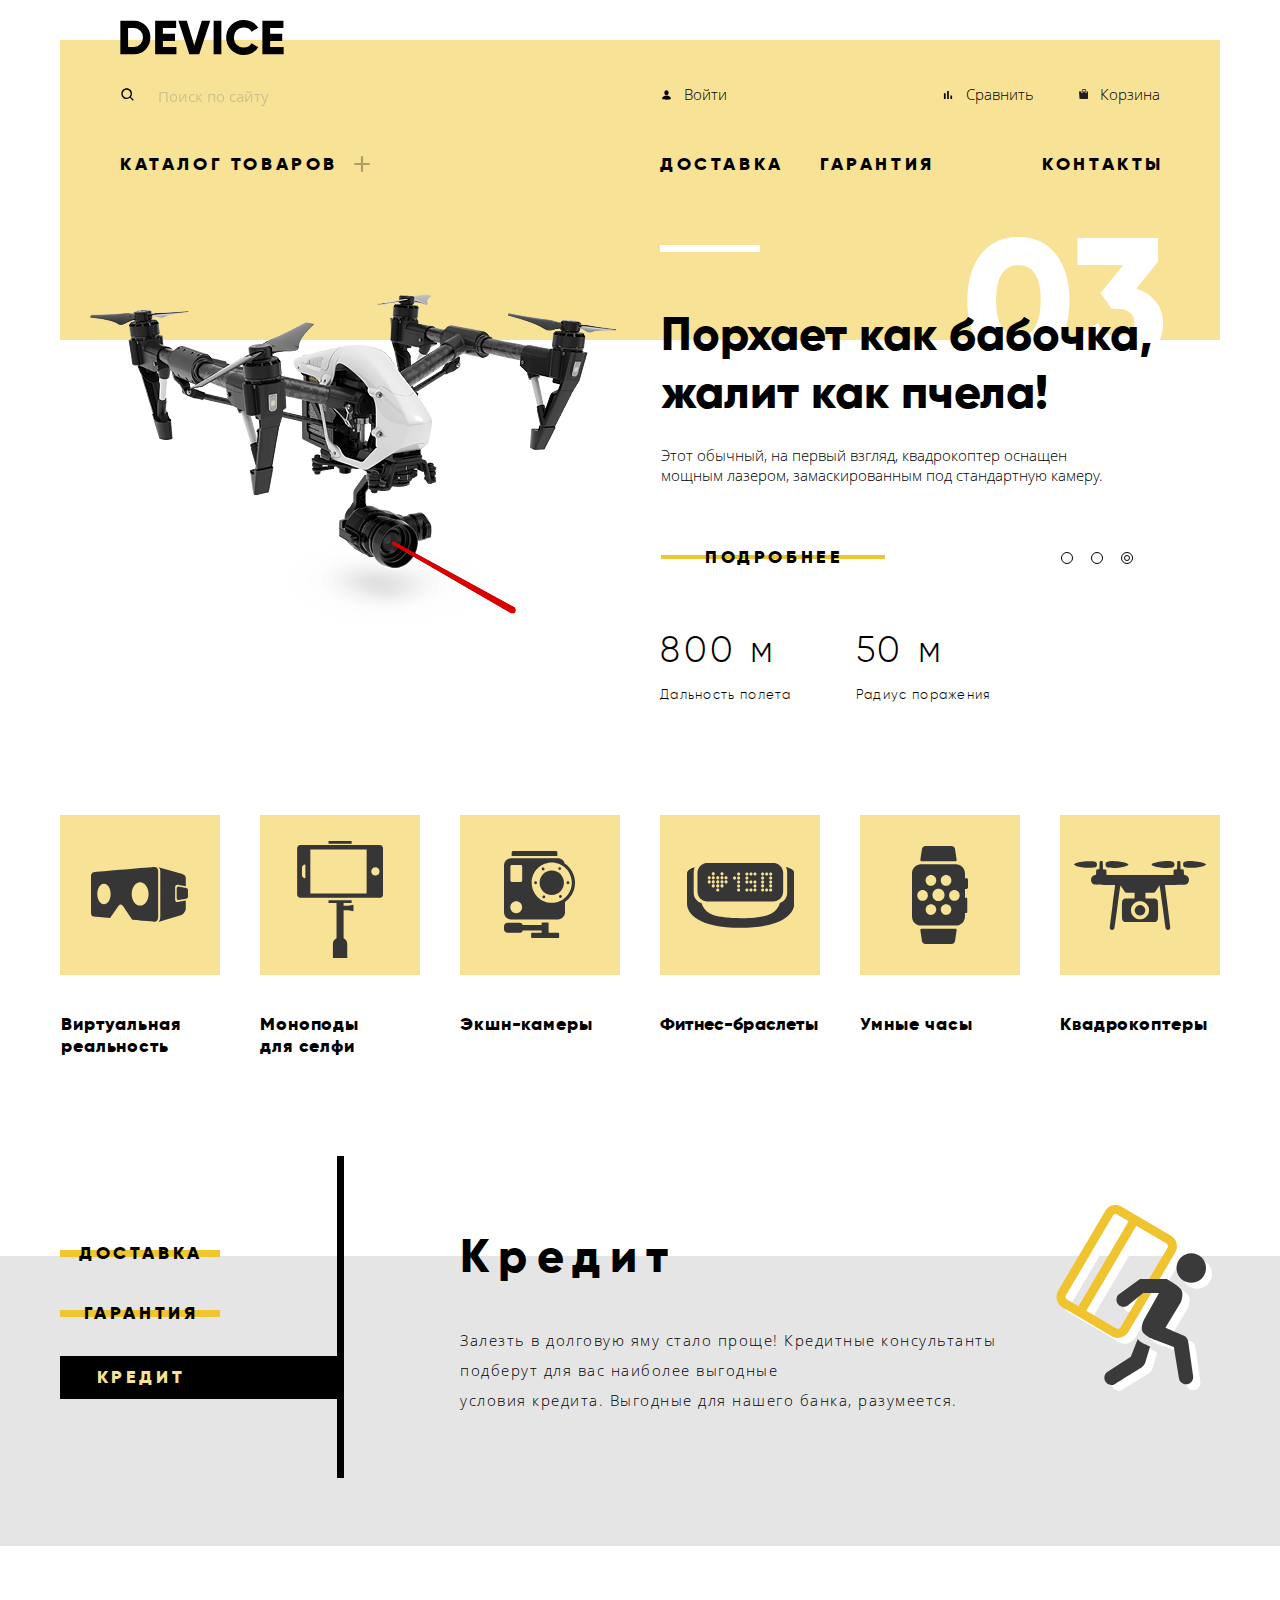
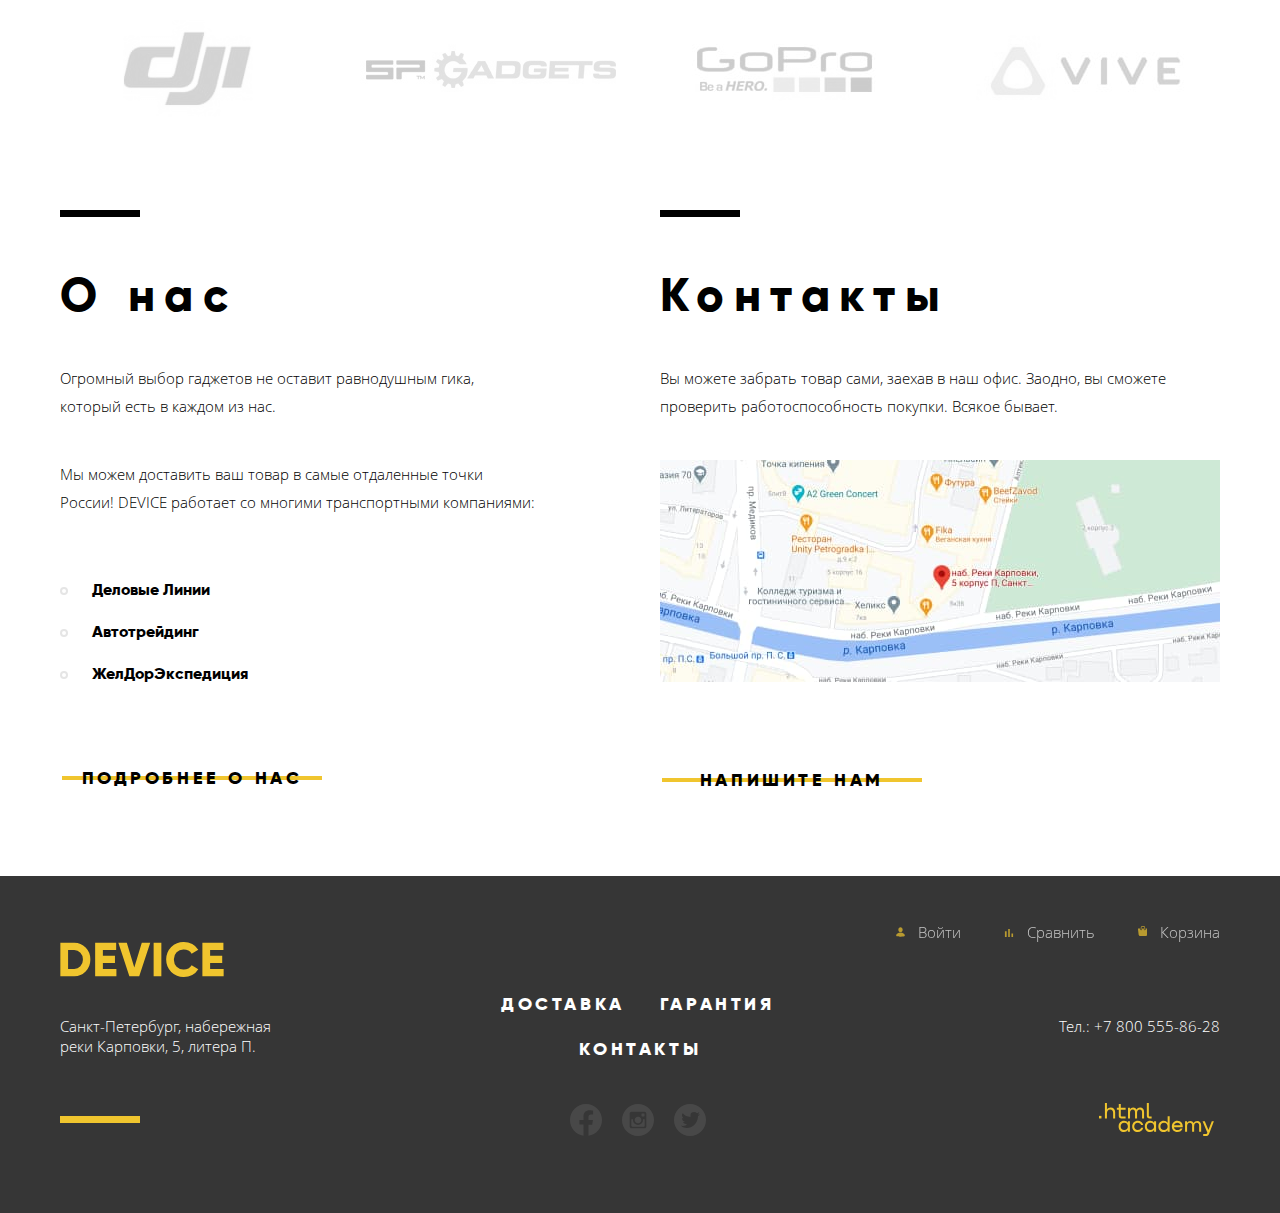
<file: index.html>
<!DOCTYPE html>
<html class="page" lang="ru">
  <head>
    <meta charset="utf-8">
    <title>HTML Academy: Девайс. Главная страница</title>
    <link rel="icon" href="favicon.ico">
    <link rel="icon" href="favicon/icon.svg" type="image/svg+xml">
    <link rel="apple-touch-icon" href="favicon/152.png">
    <link rel="manifest" href="manifest.webmanifest">
    <link rel="stylesheet" href="css/normalize.css">
    <link rel="stylesheet" href="css/min-style.css">
  </head>
  <body class="page-body">
    <header class="container main-header main-index-header">
      <nav class="main-nav">
        <a class="link main-header-logo">
          <svg role="img" aria-label="Логотип Device" class="main-header-logo-img" xmlns="http://www.w3.org/2000/svg" viewBox="0 0 164 35" width="164"
            height="35">
            <path
              d="m0.35 0.7v33.6h13.532a15.723 15.723 0 0 0 11.72-4.824 16.464 16.464 0 0 0 4.712-11.976 16.465 16.465 0 0 0-4.712-11.976 15.723 15.723 0 0 0-11.72-4.824zm7.733 26.208v-18.819h5.8a8.648 8.648 0 0 1 6.5 2.568 9.412 9.412 0 0 1 2.489 6.84 9.41 9.41 0 0 1-2.489 6.84 8.646 8.646 0 0 1-6.5 2.568h-5.8zm34.8-5.952h12.082v-7.3h-12.086v-5.567h13.291v-7.389h-21.024v33.6h21.265v-7.392h-13.532v-5.952zm36.343 13.344 11.019-33.6h-8.458l-7.491 24.72-7.491-24.72h-8.457l11.019 33.6zm14.4 0h7.733v-33.6h-7.733zm38.615-1.416a15.514 15.514 0 0 0 6.041-5.688l-6.67-3.84a7.488 7.488 0 0 1-3.165 3.024 9.874 9.874 0 0 1-4.664 1.1 9.594 9.594 0 0 1-7.177-2.736 9.907 9.907 0 0 1-2.682-7.248 9.908 9.908 0 0 1 2.682-7.248 9.594 9.594 0 0 1 7.177-2.736 9.914 9.914 0 0 1 4.64 1.08 7.6 7.6 0 0 1 3.189 3.048l6.67-3.84a15.881 15.881 0 0 0-6.09-5.688 17.419 17.419 0 0 0-8.409-2.088 17.12 17.12 0 0 0-17.592 17.472 17.12 17.12 0 0 0 17.589 17.476 17.519 17.519 0 0 0 8.458-2.088zm17.881-11.928h12.082v-7.3h-12.085v-5.567h13.29v-7.389h-21.022v33.6h21.264v-7.392h-13.532v-5.952z" />
          </svg>
        </a>
        <form class="search-form" action="https://echo.htmlacademy.ru" method="GET">
          <label class="visually-hidden" for="search">Поиск</label>
          <input class="search-input" type="search" name="search" id="search" placeholder="Поиск по сайту">
          <button class="search-btn" type="submit">Найти</button>
        </form>
        <ul class="reset-list user-nav">
          <li class="user-nav-item account">
            <ul class="reset-list account-list">
              <li class="account-item">
                <a class="link user-nav-link account-login-link" href="login.html">Войти</a>
              </li>
            </ul>
          </li>
          <li class="user-nav-item">
            <a class="link user-nav-link user-nav-compare-link" href="#">Сравнить</a>
          </li>
          <li class="user-nav-item">
            <a class="link user-nav-link user-nav-cart-link" href="#">Корзина</a>
          </li>
        </ul>
        <ul class="reset-list site-nav">
          <li class="site-nav-item dropdown">
            <a class="link site-nav-link dropdown-link" href="catalog.html">Каталог товаров</a>
            <ul class="reset-list submenu-list">
              <li class="submenu-item">
                <a class="link submenu-link" href="#">Виртуальная реальность</a>
              </li>
              <li class="submenu-item">
                <a class="link submenu-link" href="catalog.html">Моноподы для селфи</a>
              </li>
              <li class="submenu-item">
                <a class="link submenu-link" href="#">Экшн-камеры</a>
              </li>
              <li class="submenu-item">
                <a class="link submenu-link" href="#">Фитнес-браслеты</a>
              </li>
              <li class="submenu-item">
                <a class="link submenu-link" href="#">Умные часы</a>
              </li>
              <li class="submenu-item">
                <a class="link submenu-link" href="#">Квадрокоптер</a>
              </li>
            </ul>
          </li>
          <li class="site-nav-item">
            <a class="link site-nav-link" href="#">Доставка</a>
          </li>
          <li class="site-nav-item">
            <a class="link site-nav-link" href="#">Гарантия</a>
          </li>
          <li class="site-nav-item">
            <a class="link site-nav-link" href="#">Контакты</a>
          </li>
        </ul>
      </nav>
    </header>
    <main class="main-wrapper">
      <h1 class="visually-hidden">Интернет-магазин гаджетов Device</h1>
      <section class="container best-offer">
        <h2 class="visually-hidden">Лучшие предложения</h2>
        <div class="slider">
          <ul class="reset-list slider-list">
            <li class="slide-item slide slide-stick">
              <div class="slide-img">
                <img class="img" src="img/content/selfie-stick.png" width="384" height="486" alt="Черная селфи-палка с синими деталями и розовым креплением">
              </div>
              <div class="slide-text">
                <h3 class="slide-title">Делай селфи, <br>как Бен Стиллер!</h3>
                <p class="slide-description">Самая длинная палка для селфи доступна в нашем магазине. Восемь (Восемь, Карл!) метров длиной и весом всего 5 килограмм.</p>
                <a class="link  btn-gradient slide-btn" href="#">Подробнее</a>
                <table class="slide-table">
                  <tr class="slide-table-content">
                    <td>8,5 м</td>
                    <td>5 кг</td>
                    <td>Карбон</td>
                  </tr>
                  <tr>
                    <th class="slide-table-title">Длина палки</th>
                    <th class="slide-table-title">Вес палки</th>
                    <th class="slide-table-title">Материал</th>
                  </tr>
                </table>
              </div>
            </li>
            <li class="slide-item slide slide-fitbit">
              <div class="slide-img">
                <img class="img" src="img/content/fitbit.png" width="345" height="485" alt="Черный фитнес-браслет с маленьким монохромным дисплеем и кнопкой сбоку">
              </div>
              <div class="slide-text">
                <h3 class="slide-title">Худеем<br>  правильно!</h3>
                <p class="slide-description">Мотивирующие фитнес-браслеты помогут найти в себе силы <br> не пропускать занятия и соблюдать диету.</p>
                <a class="link btn btn-gradient slide-btn" href="#">Подробнее</a>
                <table class="slide-table">
                  <tr class="slide-table-content">
                    <td>48 часов</td>
                  </tr>
                  <tr>
                    <th class="slide-table-title">Без подзарядки</th>
                  </tr>
                </table>
              </div>
            </li>
            <li class="slide-item slide slide-quadrocopter slide-current">
              <div class="slide-img">
                <img class="img" src="img/content/quadrocopter.png" width="526" height="334" alt="Квадрокоптер с лопастями черного цвета и белым базисом">
              </div>
              <div class="slide-text">
                <h3 class="slide-title">Порхает как бабочка, жалит как пчела!</h3>
                <p class="slide-description">Этот обычный, на первый взгляд, квадрокоптер оснащен <br> мощным лазером, замаскированным под стандартную камеру.
                </p>
                <a class="link btn btn-gradient slide-btn" href="#">Подробнее</a>
                <table class="slide-table">
                  <tr>
                    <td class="slide-table-content">800 м</td>
                    <td class="slide-table-content">50 м</td>
                  </tr>
                  <tr>
                    <th class="slide-table-title">Дальность полета</th>
                    <th class="slide-table-title">Радиус поражения</th>
                  </tr>
                </table>
              </div>
            </li>
          </ul>
          <div class="slider-controls">
            <button class="slider-btn" aria-label="Первый слайд"></button>
            <button class="slider-btn" aria-label="Второй слайд"></button>
            <button class="slider-btn slider-btn-active" aria-label="Третий слайд"></button>
          </div>
        </div>
      </section>
      <section class="container category">
        <h2 class="visually-hidden">Ассортимент</h2>
        <ul class="reset-list category-list">
          <li class="category-item category-item-virtual">
            <a class="link category-link" href="catalog.html">
            <span class="category-link-text">Виртуальная реальность</span>
            </a>
          </li>
          <li class="category-item category-item-monopod">
            <a class="link category-link" href="catalog.html">
            <span class="category-link-text">Моноподы для селфи</span>
            </a>
          </li>
          <li class="category-item category-item-camera">
            <a class="link category-link" href="#">
            <span class="category-link-text">Экшн-камеры</span>
            </a>
          </li>
          <li class="category-item category-item-fit">
            <a class="link category-link" href="#">
            <span class="category-link-text">Фитнес-браслеты</span>
            </a>
          </li>
          <li class="category-item category-item-clock">
            <a class="link category-link" href="#">
            <span class="category-link-text">Умные часы</span>
            </a>
          </li>
          <li class="category-item category-item-quadro">
            <a class="link category-link" href="#">
            <span class="category-link-text">Квадрокоптеры</span>
            </a>
          </li>
        </ul>
      </section>
      <section class="service">
        <h2 class="visually-hidden">Условия работы</h2>
        <div class="container service-container">
          <ul class="reset-list service-nav">
            <li class="services-nav-item">
              <a class="link btn btn-gradient services-nav-link services-nav-btn" href="#delivery">Доставка</a>
            </li>
            <li class="services-nav-item garanty">
              <a class="link btn btn-gradient services-nav-link services-nav-btn" href="#guarantee">Гарантия</a>
            </li>
            <li class="services-nav-item services-item-active">
              <a class="link btn btn-gradient services-nav-link services-nav-btn" href="#credit">Кредит</a>
            </li>
          </ul>
          <ul class="reset-list service-content">
            <li class="service-content-item service-content-delivery">
              <h3 class="content-title" id="delivery">Доставка</h3>
              <p class="content-text">Мы с удовольствием доставим ваш товар прямо к вашему подъезду совершенно бесплатно! Ведь мы неплохо <br> заработаем, поднимая его на ваш этаж.</p>
            </li>
            <li class="service-content-item service-content-guarantee">
              <h3 class="content-title" id="guarantee">Гарантия</h3>
              <p class="content-text">Если из-за возгорания купленного у нас товара у вас сгорит дом — не переживайте, мы выдадим вам новый. <br>Товар, не дом, конечно же.</p>
            </li>
            <li class="service-content-item service-content-credit service-content-current">
              <h3 class="content-title" id="credit">Кредит</h3>
              <p class="content-text">Залезть в долговую яму стало проще! Кредитные консультанты подберут для вас наиболее выгодные <br> условия кредита. Выгодные для нашего банка, разумеется.</p>
            </li>
          </ul>
        </div>
      </section>
      <section class="container brands">
        <h2 class="visually-hidden">Производители</h2>
        <ul class="reset-list brands-list">
          <li class="brands-item">
            <a class="link" href="#">
            <img class="img" src="img/content/brands/dji.jpg" width="260" height="100" alt="dji">
            </a>
          </li>
          <li class="brands-item">
            <a class="link" href="#">
            <img class="img" src="img/content/brands/sp-gadgets.jpg" width="260" height="100" alt="SP Gadgets"></a>
          </li>
          <li class="brands-item">
            <a class="link" href="#">
            <img class="img" src="img/content/brands/go-pro.jpg" width="260" height="100" alt="Go Pro">
            </a>
          </li>
          <li class="brands-item">
            <a href="#">
            <img class="img" src="img/content/brands/vive.jpg" width="260" height="100" alt="HTC Vive">
            </a>
          </li>
        </ul>
      </section>
      <div class="container info">
        <section class="info-content about-us">
          <h2 class="content-title">О нас</h2>
          <p class="content-text">Огромный выбор гаджетов не оставит равнодушным гика, который есть в каждом из нас.</p>
          <p class="content-text">Мы можем доставить ваш товар в самые отдаленные точки России! DEVICE работает со многими транспортными компаниями:</p>
          <ul class="reset-list about-us-list">
            <li class="about-us-list-item">Деловые Линии</li>
            <li class="about-us-list-item">Автотрейдинг</li>
            <li class="about-us-list-item">ЖелДорЭкспедиция</li>
          </ul>
          <a class="link btn btn-gradient info-btn" href="#">Подробнее о нас</a>
        </section>
        <section class="info-content contacts">
          <h2 class="content-title">Контакты</h2>
          <p class="content-text">Вы можете забрать товар сами, заехав в наш офис. Заодно, вы сможете проверить работоспособность покупки. Всякое бывает.</p>
          <a class="link contacts-link js-open-map" href="https://goo.gl/maps/iLd4T67b8KwrvJAH9">
          <img class="img" src="img/map.jpg" width="560" height="222" alt="Карта офиса: наб. Реки Карповки, 5 корпус П, Санкт-Петербург">
          </a>
          <a class="link btn btn-gradient info-btn write-me" href="write-us.html">Напишите нам</a>
        </section>
      </div>
    </main>
    <footer class="main-footer">
      <div class="container main-footer-container">
        <a class="link main-footer-logo">
          <svg class="main-footer-logo-img" role="img" aria-label="Логотип Device" xmlns="http://www.w3.org/2000/svg" viewBox="0 0 164 35" width="164"
            height="35">
            <path
              d="m0.35 0.7v33.6h13.532a15.723 15.723 0 0 0 11.72-4.824 16.464 16.464 0 0 0 4.712-11.976 16.465 16.465 0 0 0-4.712-11.976 15.723 15.723 0 0 0-11.72-4.824zm7.733 26.208v-18.819h5.8a8.648 8.648 0 0 1 6.5 2.568 9.412 9.412 0 0 1 2.489 6.84 9.41 9.41 0 0 1-2.489 6.84 8.646 8.646 0 0 1-6.5 2.568h-5.8zm34.8-5.952h12.082v-7.3h-12.086v-5.567h13.291v-7.389h-21.024v33.6h21.265v-7.392h-13.532v-5.952zm36.343 13.344 11.019-33.6h-8.458l-7.491 24.72-7.491-24.72h-8.457l11.019 33.6zm14.4 0h7.733v-33.6h-7.733zm38.615-1.416a15.514 15.514 0 0 0 6.041-5.688l-6.67-3.84a7.488 7.488 0 0 1-3.165 3.024 9.874 9.874 0 0 1-4.664 1.1 9.594 9.594 0 0 1-7.177-2.736 9.907 9.907 0 0 1-2.682-7.248 9.908 9.908 0 0 1 2.682-7.248 9.594 9.594 0 0 1 7.177-2.736 9.914 9.914 0 0 1 4.64 1.08 7.6 7.6 0 0 1 3.189 3.048l6.67-3.84a15.881 15.881 0 0 0-6.09-5.688 17.419 17.419 0 0 0-8.409-2.088 17.12 17.12 0 0 0-17.592 17.472 17.12 17.12 0 0 0 17.589 17.476 17.519 17.519 0 0 0 8.458-2.088zm17.881-11.928h12.082v-7.3h-12.085v-5.567h13.29v-7.389h-21.022v33.6h21.264v-7.392h-13.532v-5.952z" />
          </svg>
        </a>
        <ul class="reset-list footer-user-nav">
          <li class="footer-user-nav-item">
            <ul class="reset-list footer-account-list">
              <li class="account-item">
                <a class="link footer-user-nav-link footer-account-login-link" href="#">Войти</a>
              </li>
            </ul>
          </li>
          <li class="footer-user-nav-item">
            <a class="link footer-user-nav-link footer-compare-link" href="#">Сравнить</a>
          </li>
          <li class="footer-user-nav-item">
            <a class="link footer-user-nav-link footer-user-nav-cart-link" href="#">Корзина</a>
          </li>
        </ul>
        <p class="footer-contact-address">Санкт-Петербург, набережная реки Карповки, 5, литера П.</p>
        <ul class="reset-list footer-site-nav">
          <li class="footer-site-nav-item">
            <a class="link footer-site-nav-link" href="#">Доставка</a>
          </li>
          <li class="footer-site-nav-item">
            <a class="link footer-site-nav-link" href="#">Гарантия</a>
          </li>
          <li class="footer-site-nav-item">
            <a class="link footer-site-nav-link" href="#">Контакты</a>
          </li>
        </ul>
        <p class="footer-contact-tel">
          <a class="link footer-contact-link" href="tel:+78005558628">Тел.: +7 800 555-86-28</a>
        </p>
        <section class="social">
          <h2 class="visually-hidden">Социальные сети</h2>
          <ul class="reset-list social-list">
            <li class="social-item">
              <a class="link social-link social-link-fb" href="#"><span class="visually-hidden">Facebook</span></a>
            </li>
            <li class="social-item">
              <a class="link social-link social-link-insta" href="#"><span class="visually-hidden">Instagram</span></a>
            </li>
            <li class="social-item">
              <a class="link social-link social-link-tw" href="#"><span class="visually-hidden">Twitter</span></a>
            </li>
          </ul>
        </section>
        <a class="link footer-logo-academy" href="https://htmlacademy.ru/intensive/htmlcss">
        <img class="img" src="img/logo-htmlacademy.svg" width="115" height="33" alt="Логотип HTMLacademy">
        </a>
      </div>
    </footer>
    <section class="modal modal-map">
      <h2 class="visually-hidden">Карта офиса</h2>
      <iframe src="https://www.google.com/maps/embed?pb=!1m18!1m12!1m3!1d1996.818026615573!2d30.315192316098244!3d59.96834198188698!2m3!1f0!2f0!3f0!3m2!1i1024!2i768!4f13.1!3m3!1m2!1s0x4696315bc4e8ce61%3A0x74d4f0cbfe1fd995!2z0L3QsNCxLiBQ0LXQutC4INCa0LDRgNC_0L7QstC60LgsIDUg0LrQvtGA0L_Rg9GBINCfLCDQodCw0L3QutGCLdCf0LXRgtC10YDQsdGD0YDQsywgMTk3MDIy!5e0!3m2!1sru!2sru!4v1626262043346!5m2!1sru!2sru" width="994" height="593" style="border:0;" allowfullscreen="" loading="lazy"></iframe>
      <button class="modal-map-close close" type="button" aria-label="Закрыть интерактивную карту">
      <span class="visually-hidden">Закрыть</span>
      </button>
    </section>
    <section class="modal feedback modal-feedback">
      <h2 class="visually-hidden">Форма обратной связи</h2>
      <form class="feedback-form" action="https://echo.htmlacademy.ru/" method="post">
        <p class="feedback-field-wrapper feedback-name-wrapper">
          <label class="feedback-label" for="name">Ваше имя:</label>
          <input class="feedback-field feedback-name" id="name" type="text" name="name" placeholder="Имя Фамилия">
        </p>
        <p class="feedback-field-wrapper feedback-email-wrapper">
          <label class="feedback-label" for="mail">Ваш email:</label>
          <input class="feedback-field feedback-mail" id="mail" type="email" name="mail" placeholder="email@example.com">
        </p>
        <p class="feedback-field-wrapper feedback-message-wrapper">
          <label class="feedback-label" for="message">Текст письма:</label>
          <textarea class="feedback-field feedback-message" id="message" name="message" placeholder="В свободной форме"></textarea>
        </p>
        <button class="btn btn-gradient feedback-btn" type="submit" aria-label="Отправить сообщение">Отправить</button>
      </form>
      <button class="modal-feedback-close close" type="button" aria-label="Закрыть окно">
      <span class="visually-hidden">Закрыть</span>
      </button>
    </section>
    <script src="js/min-script.js"></script>
  </body>
</html>
</file>
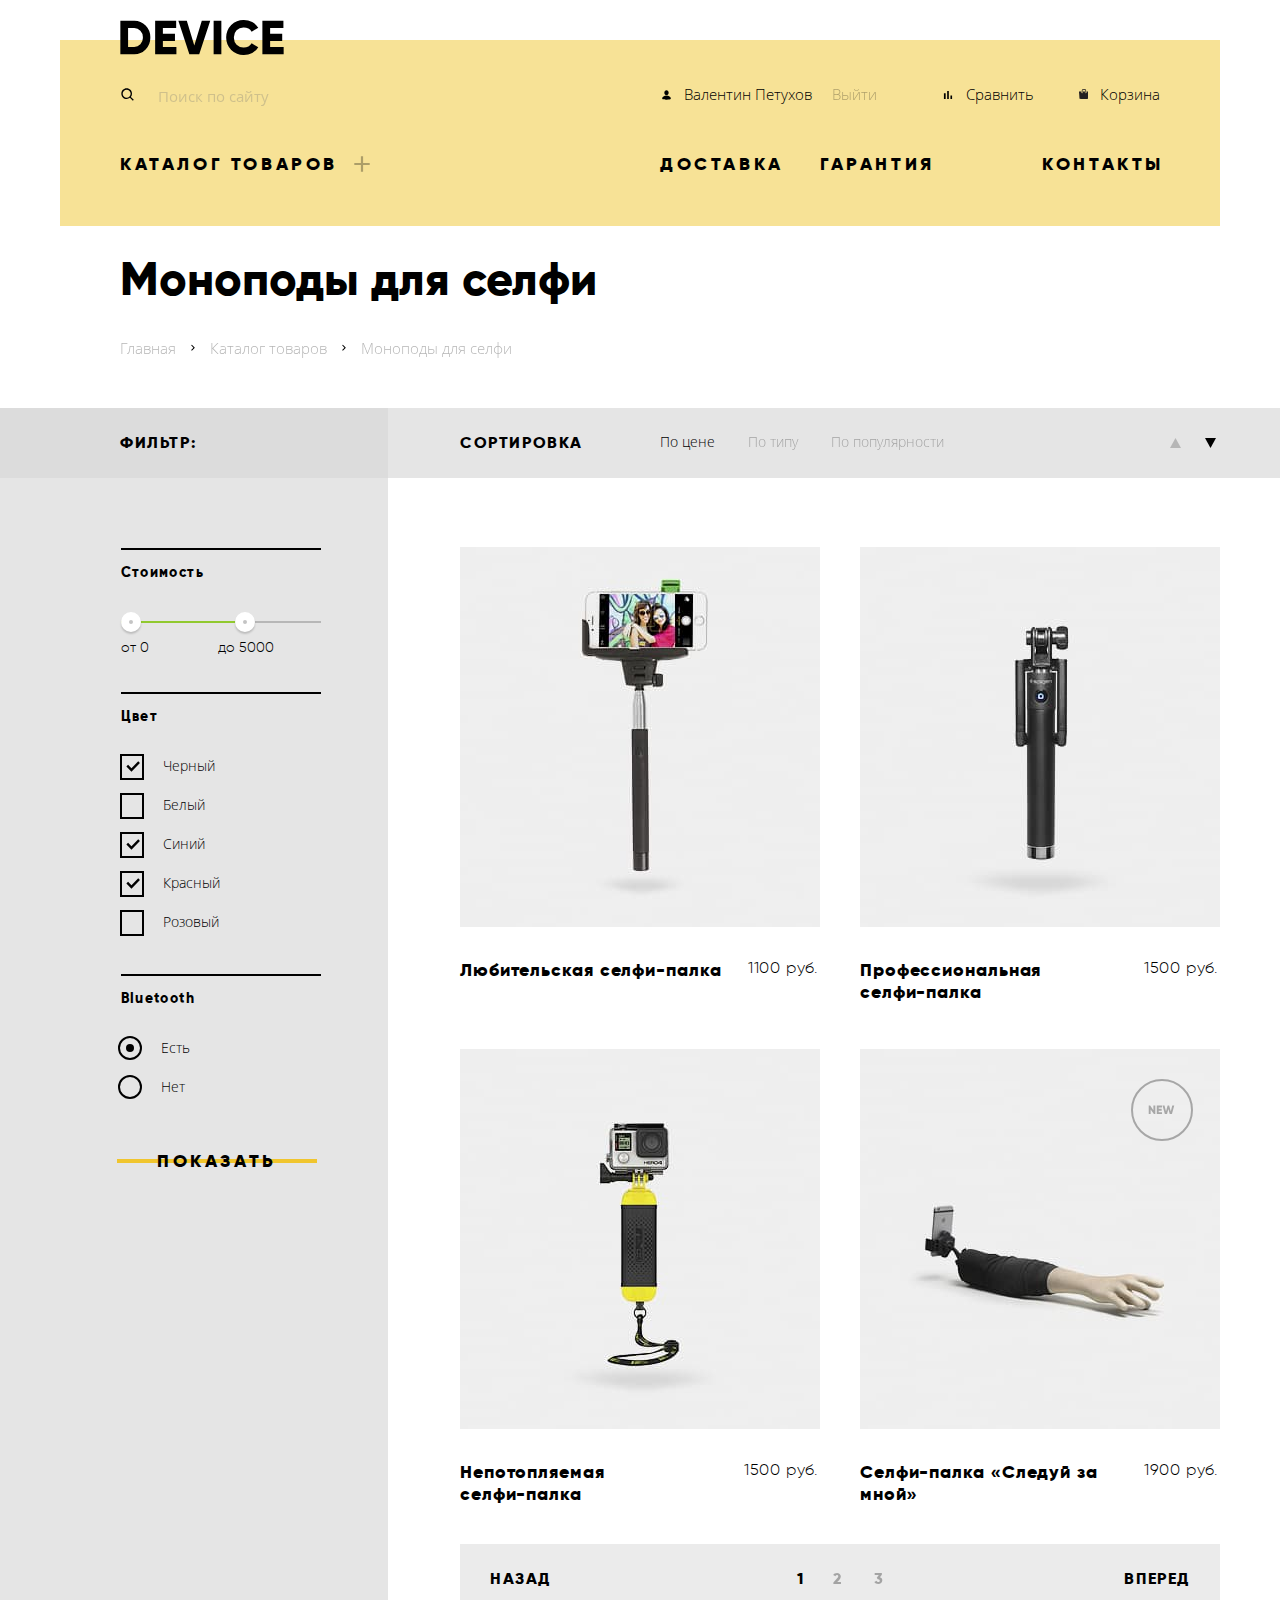
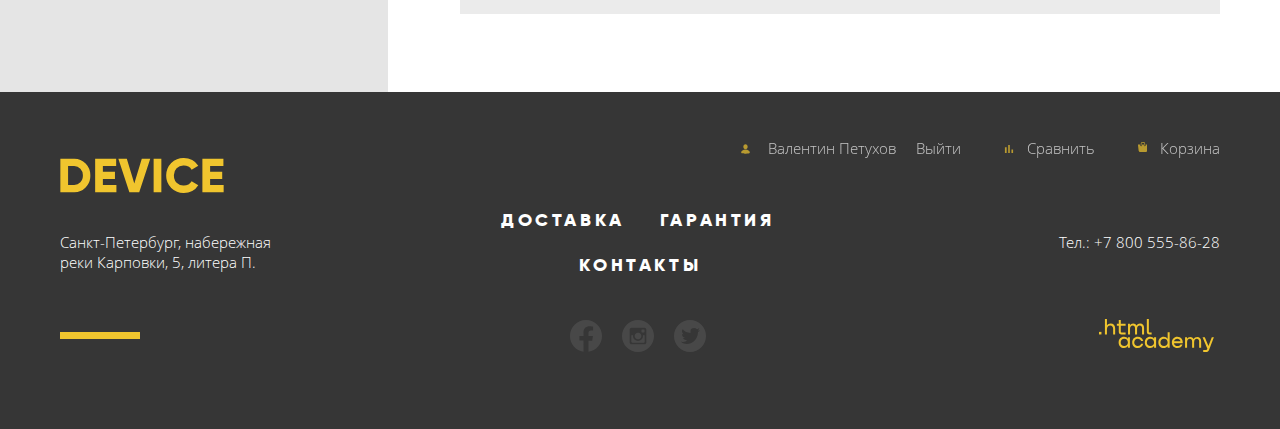
<file: catalog.html>
<!DOCTYPE html>
<html class="page" lang="ru">
  <head>
    <meta charset="utf-8">
    <title>HTML Academy: Девайс. Каталог моноподов для селфи</title>
    <link rel="icon" href="favicon.ico">
    <link rel="icon" href="favicon/icon.svg" type="image/svg+xml">
    <link rel="apple-touch-icon" href="favicon/152.png">
    <link rel="manifest" href="manifest.webmanifest">
    <link rel="stylesheet" href="css/normalize.css">
    <link rel="stylesheet" href="css/min-style.css">
  </head>
  <body class="page-body">
    <header class="container main-header">
      <nav class="main-nav catalog-main-nav">
        <a class="link main-header-logo" href="index.html">
          <svg role="img" aria-label="Логотип Device" class="main-header-logo-img" xmlns="http://www.w3.org/2000/svg" viewBox="0 0 164 35" width="164"
            height="35">
            <path
              d="m0.35 0.7v33.6h13.532a15.723 15.723 0 0 0 11.72-4.824 16.464 16.464 0 0 0 4.712-11.976 16.465 16.465 0 0 0-4.712-11.976 15.723 15.723 0 0 0-11.72-4.824zm7.733 26.208v-18.819h5.8a8.648 8.648 0 0 1 6.5 2.568 9.412 9.412 0 0 1 2.489 6.84 9.41 9.41 0 0 1-2.489 6.84 8.646 8.646 0 0 1-6.5 2.568h-5.8zm34.8-5.952h12.082v-7.3h-12.086v-5.567h13.291v-7.389h-21.024v33.6h21.265v-7.392h-13.532v-5.952zm36.343 13.344 11.019-33.6h-8.458l-7.491 24.72-7.491-24.72h-8.457l11.019 33.6zm14.4 0h7.733v-33.6h-7.733zm38.615-1.416a15.514 15.514 0 0 0 6.041-5.688l-6.67-3.84a7.488 7.488 0 0 1-3.165 3.024 9.874 9.874 0 0 1-4.664 1.1 9.594 9.594 0 0 1-7.177-2.736 9.907 9.907 0 0 1-2.682-7.248 9.908 9.908 0 0 1 2.682-7.248 9.594 9.594 0 0 1 7.177-2.736 9.914 9.914 0 0 1 4.64 1.08 7.6 7.6 0 0 1 3.189 3.048l6.67-3.84a15.881 15.881 0 0 0-6.09-5.688 17.419 17.419 0 0 0-8.409-2.088 17.12 17.12 0 0 0-17.592 17.472 17.12 17.12 0 0 0 17.589 17.476 17.519 17.519 0 0 0 8.458-2.088zm17.881-11.928h12.082v-7.3h-12.085v-5.567h13.29v-7.389h-21.022v33.6h21.264v-7.392h-13.532v-5.952z" />
          </svg>
        </a>
        <form class="search-form" action="https://echo.htmlacademy.ru" method="GET">
          <label class="visually-hidden" for="search">Поиск</label>
          <input class="search-input" type="search" name="search" id="search" placeholder="Поиск по сайту">
          <button class="search-btn" type="submit">Найти</button>
        </form>
        <ul class="reset-list user-nav">
          <li class="user-nav-item account">
            <ul class="reset-list account-list">
              <li class="account-item">
                <a class="link user-nav-link account-profile-link" href="#">Валентин Петухов</a>
              </li>
              <li class="account-item">
                <a class="link user-nav-link user-nav-link-logout" href="#">Выйти</a>
              </li>
            </ul>
          </li>
          <li class="user-nav-item">
            <a class="link user-nav-link user-nav-compare-link" href="#">Сравнить</a>
          </li>
          <li class="user-nav-item">
            <a class="link user-nav-link user-nav-cart-link" href="#">Корзина</a>
          </li>
        </ul>
        <ul class="reset-list site-nav">
          <li class="site-nav-item dropdown">
            <a class="link site-nav-link dropdown-link" href="catalog.html">Каталог товаров</a>
            <ul class="reset-list submenu-list">
              <li class="submenu-item">
                <a class="link submenu-link" href="#">Виртуальная реальность</a>
              </li>
              <li class="submenu-item">
                <a class="link submenu-link" href="catalog.html">Моноподы для селфи</a>
              </li>
              <li class="submenu-item">
                <a class="link submenu-link" href="#">Экшн-камеры</a>
              </li>
              <li class="submenu-item">
                <a class="link submenu-link" href="#">Фитнес-браслеты</a>
              </li>
              <li class="submenu-item">
                <a class="link submenu-link" href="#">Умные часы</a>
              </li>
              <li class="submenu-item">
                <a class="link submenu-link" href="#">Квадрокоптер</a>
              </li>
            </ul>
          </li>
          <li class="site-nav-item">
            <a class="link site-nav-link" href="#">Доставка</a>
          </li>
          <li class="site-nav-item">
            <a class="link site-nav-link" href="#">Гарантия</a>
          </li>
          <li class="site-nav-item">
            <a class="link site-nav-link" href="#">Контакты</a>
          </li>
        </ul>
      </nav>
    </header>
    <main class="wrapper">
      <div class="container catalog-header">
        <h1 class="page-title">Моноподы для селфи</h1>
        <ul class="reset-list breadcrumbs-list">
          <li class="breadcrumbs-item">
            <a class="link breadcrumbs-link" href="#">Главная</a>
          </li>
          <li class="breadcrumbs-item">
            <a class="link breadcrumbs-link" href="#">Каталог товаров</a>
          </li>
          <li class="breadcrumbs-item">
            <a class="link breadcrumbs-link-active">Моноподы для селфи</a>
          </li>
        </ul>
      </div>
      <div class="catalog-wrapper">
        <div class="container catalog-layout">
          <section class="filter">
            <div class="filter-header">
              <h2 class="filter-title">Фильтр:</h2>
            </div>
            <form class="filter-form" action="https://echo.htmlacademy.ru" method="get">
              <fieldset class="filter-group filter-count">
                <legend class="filter-subtitle">Стоимость</legend>
                <div class="range-filter">
                  <div class="range-controls">
                    <div class="scale">
                      <div class="bar"></div>
                    </div>
                    <button class="btn toggle toggle-min" type="button" aria-label="Установить Минимальную цену"></button>
                    <button class="btn toggle toggle-max" type="button" aria-label="Установить Максимальную цену"></button>
                  </div>
                  <div class="price-controls">
                    <label class="filter-count-label">от <input class="filter-count-input" name="min-price" type="number" value="0"></label>
                    <label class="filter-count-label">до <input class="filter-count-input"  name="max-price" type="number" value="5000"></label>
                  </div>
                </div>
              </fieldset>
              <fieldset class="filter-group filter-color">
                <legend class="filter-subtitle">Цвет</legend>
                <ul class="reset-list filter-list">
                  <li class="filter-item">
                    <input class="filter-input filter-input-checkbox visually-hidden" type="checkbox" name="black"
                      id="filter-black" checked>
                    <label class="filter-label" for="filter-black">Черный</label>
                  </li>
                  <li class="filter-item">
                    <input class="filter-input filter-input-checkbox visually-hidden" type="checkbox" name="white"
                      id="filter-white">
                    <label class="filter-label" for="filter-white">Белый</label>
                  </li>
                  <li class="filter-item">
                    <input class="filter-input filter-input-checkbox visually-hidden" type="checkbox" name="blue"
                      id="filter-blue" checked>
                    <label class="filter-label" for="filter-blue">Синий</label>
                  </li>
                  <li class="filter-item">
                    <input class="filter-input filter-input-checkbox visually-hidden" type="checkbox" name="red"
                      id="filter-red" checked>
                    <label class="filter-label" for="filter-red">Красный</label>
                  </li>
                  <li class="filter-item">
                    <input class="filter-input filter-input-checkbox visually-hidden" type="checkbox" name="pink"
                      id="filter-pink">
                    <label class="filter-label" for="filter-pink">Розовый</label>
                  </li>
                </ul>
              </fieldset>
              <fieldset class="filter-group filter-bluetooth">
                <legend class="filter-subtitle">Bluetooth</legend>
                <ul class="reset-list filter-list">
                  <li class="filter-item">
                    <input class="filter-input filter-input-radio visually-hidden" type="radio" name="bluetooth"
                      id="filter-bluetooth-yes" value="yes" checked>
                    <label class="filter-label" for="filter-bluetooth-yes">Есть</label>
                  </li>
                  <li class="filter-item">
                    <input class="filter-input filter-input-radio visually-hidden" type="radio" name="bluetooth"
                      id="filter-bluetooth-no" value="no">
                    <label class="filter-label" for="filter-bluetooth-no">Нет</label>
                  </li>
                </ul>
              </fieldset>
              <button class="btn btn-gradient btn-filter" type="submit" aria-label="Подобрать товары по выбранным параметрам">Показать</button>
            </form>
          </section>
          <div class="products">
            <section class="sorting">
              <h2 class="sorting-title">Сортировка</h2>
              <ul class="reset-list sorting-list">
                <li class="sorting-list-item">
                  <a class="link sorting-link sorting-link-active">По цене</a>
                </li>
                <li class="sorting-list-item">
                  <a class="link sorting-link" href="#">По типу</a>
                </li>
                <li class="sorting-list-item">
                  <a class="link sorting-link" href="#">По популярности</a>
                </li>
              </ul>
              <ul class="reset-list sorting-order-list">
                <li class="sorting-order-item">
                  <a class="link sorting-link sorting-order-link sorting-item-down" href="#">
                  <span class="visually-hidden">По возрастанию</span>
                  </a>
                </li>
                <li class="sorting-order-item">
                  <a class="link sorting-link sorting-order-link sorting-item-up sorting-order-link-active">
                  <span class="visually-hidden">По убыванию</span>
                  </a>
                </li>
              </ul>
            </section>
            <section class="catalog">
              <h2 class="visually-hidden">Список товаров</h2>
              <ul class="reset-list catalog-list">
                <li class="catalog-item">
                  <article class="product">
                    <div class="product-header">
                      <a class="product-link link" href="#">
                        <h3 class="product-title">Любительская селфи-палка</h3>
                      </a>
                      <span class="product-price">1100 руб.</span>
                    </div>
                    <div class="product-img">
                      <img class="img" src="img/content/amateur-selfie-stick.jpg" width="360" height="380" alt="Черная селфи-палка с металлическим стержнем в основании ручки">
                    </div>
                    <div class="product-btn">
                      <button class="btn btn-gradient product-btn-cart" type="button" aria-label="Положить любительскую селфи-палку в корзину">В корзину</button>
                      <button class="btn product-btn-compare" type="button" aria-label="Сравнить любительскую селфи-палку с другими">Добавить к сравнению</button>
                    </div>
                  </article>
                </li>
                <li class="catalog-item">
                  <article class="product">
                    <div class="product-header">
                      <a class="product-link link" href="#">
                        <h3 class="product-title">Профессиональная <br> селфи-палка</h3>
                      </a>
                      <span class="product-price">1500 руб.</span>
                    </div>
                    <div class="product-img">
                      <img class="img" src="img/content/professional-selfie-stick.jpg" width="360" height="380" alt="Профессиональная селфи-палка черного цвета с небольшим металлическим набаладшником на ручке">
                    </div>
                    <div class="product-btn">
                      <button class="btn btn-gradient product-btn-cart" type="button" aria-label="Положить профессиональную селфи-палку в корзину">В корзину</button>
                      <button class="btn product-btn-compare" type="button" aria-label="Сравнить профессиональную селфи-палку с другими">Добавить к сравнению</button>
                    </div>
                  </article>
                </li>
                <li class="catalog-item">
                  <article class="product">
                    <div class="product-header">
                      <a class="product-link link" href="#">
                        <h3 class="product-title">Непотопляемая <br> селфи-палка</h3>
                      </a>
                      <span class="product-price">1500 руб.</span>
                    </div>
                    <div class="product-img">
                      <img class="img" src="img/content/unsinkable-selfie-stick.jpg" width="360" height="380" alt="Непотопляемая селфи-палка желтого цвета с удобной черной поверхностью для руки">
                    </div>
                    <div class="product-btn">
                      <button class="btn btn-gradient product-btn-cart" type="button" aria-label="Положить непотопляемую селфи-палку в корзину">В корзину</button>
                      <button class="btn product-btn-compare" type="button" aria-label="Сравнить непотопляемую селфи-палку с другими">Добавить к сравнению</button>
                    </div>
                  </article>
                </li>
                <li class="catalog-item">
                  <article class="product">
                    <div class="product-header">
                      <a class="product-link link" href="#">
                        <h3 class="product-title">Селфи-палка «Следуй за мной»</h3>
                      </a>
                      <span class="product-price">1900 руб.</span>
                    </div>
                    <div class="product-img">
                      <img class="img" src="img/content/hand-selfie-stick.jpg" width="360" height="380" alt="Селфи-палка в виде руки. Цвет руки - белый, рукав - черный">
                    </div>
                    <div class="product-btn">
                      <button class="btn btn-gradient product-btn-cart" type="button" aria-label="Положить селфи-палку Следуй за мной в корзину">В корзину</button>
                      <button class="btn product-btn-compare" type="button" aria-label="Сравнить селфи-палку Следуй за мной в корзину">Добавить к сравнению</button>
                    </div>
                    <div class="product-new">
                      <span class="visually-hidden">Новинка</span>
                    </div>
                  </article>
                </li>
              </ul>
              <div class="pagination">
                <a class="link pagination-prev pagination-link-current">Назад</a>
                <ul class="reset-list pagination-list">
                  <li class="pagination-list-item">
                    <a class="link pagination-link-current">1</a>
                  </li>
                  <li class="pagination-list-item">
                    <a class="link pagination-link" href="#">2</a>
                  </li>
                  <li class="pagination-list-item">
                    <a class="link pagination-link" href="#">3</a>
                  </li>
                </ul>
                <a class="link pagination-next" href="#">Вперед</a>
              </div>
            </section>
          </div>
        </div>
      </div>
    </main>
    <footer class="main-footer">
      <div class="container main-footer-container">
        <a class="link main-footer-logo" href="index.html">
          <svg class="main-footer-logo-img" role="img" aria-label="Логотип Device" xmlns="http://www.w3.org/2000/svg" viewBox="0 0 164 35" width="164"
            height="35">
            <path
              d="m0.35 0.7v33.6h13.532a15.723 15.723 0 0 0 11.72-4.824 16.464 16.464 0 0 0 4.712-11.976 16.465 16.465 0 0 0-4.712-11.976 15.723 15.723 0 0 0-11.72-4.824zm7.733 26.208v-18.819h5.8a8.648 8.648 0 0 1 6.5 2.568 9.412 9.412 0 0 1 2.489 6.84 9.41 9.41 0 0 1-2.489 6.84 8.646 8.646 0 0 1-6.5 2.568h-5.8zm34.8-5.952h12.082v-7.3h-12.086v-5.567h13.291v-7.389h-21.024v33.6h21.265v-7.392h-13.532v-5.952zm36.343 13.344 11.019-33.6h-8.458l-7.491 24.72-7.491-24.72h-8.457l11.019 33.6zm14.4 0h7.733v-33.6h-7.733zm38.615-1.416a15.514 15.514 0 0 0 6.041-5.688l-6.67-3.84a7.488 7.488 0 0 1-3.165 3.024 9.874 9.874 0 0 1-4.664 1.1 9.594 9.594 0 0 1-7.177-2.736 9.907 9.907 0 0 1-2.682-7.248 9.908 9.908 0 0 1 2.682-7.248 9.594 9.594 0 0 1 7.177-2.736 9.914 9.914 0 0 1 4.64 1.08 7.6 7.6 0 0 1 3.189 3.048l6.67-3.84a15.881 15.881 0 0 0-6.09-5.688 17.419 17.419 0 0 0-8.409-2.088 17.12 17.12 0 0 0-17.592 17.472 17.12 17.12 0 0 0 17.589 17.476 17.519 17.519 0 0 0 8.458-2.088zm17.881-11.928h12.082v-7.3h-12.085v-5.567h13.29v-7.389h-21.022v33.6h21.264v-7.392h-13.532v-5.952z" />
          </svg>
        </a>
        <ul class="reset-list footer-user-nav">
          <li class="footer-user-nav-item">
            <ul class="reset-list footer-account-list">
              <li class="account-item">
                <a class="link footer-user-nav-link footer-account-profile-link" href="#">Валентин Петухов</a>
              </li>
              <li class="footer-account-item">
                <a class="link footer-user-nav-link" href="#">Выйти</a>
              </li>
            </ul>
          </li>
          <li class="footer-user-nav-item">
            <a class="link footer-user-nav-link footer-compare-link" href="#">Сравнить</a>
          </li>
          <li class="footer-user-nav-item">
            <a class="link footer-user-nav-link footer-user-nav-cart-link" href="#">Корзина</a>
          </li>
        </ul>
        <p class="footer-contact-address">Санкт-Петербург, набережная реки Карповки, 5, литера П.</p>
        <ul class="reset-list footer-site-nav">
          <li class="footer-site-nav-item">
            <a class="link footer-site-nav-link" href="#">Доставка</a>
          </li>
          <li class="footer-site-nav-item">
            <a class="link footer-site-nav-link" href="#">Гарантия</a>
          </li>
          <li class="footer-site-nav-item">
            <a class="link footer-site-nav-link" href="#">Контакты</a>
          </li>
        </ul>
        <p class="footer-contact-tel">
          <a class="link footer-contact-link" href="tel:+78005558628">Тел.: +7 800 555-86-28</a>
        </p>
        <section class="social">
          <h2 class="visually-hidden">Социальные сети</h2>
          <ul class="reset-list social-list">
            <li class="social-item">
              <a class="link social-link social-link-fb" href="#"><span class="visually-hidden">Facebook</span></a>
            </li>
            <li class="social-item">
              <a class="link social-link social-link-insta" href="#"><span class="visually-hidden">Instagram</span></a>
            </li>
            <li class="social-item">
              <a class="link social-link social-link-tw" href="#"><span class="visually-hidden">Twitter</span></a>
            </li>
          </ul>
        </section>
        <a class="link footer-logo-academy" href="https://htmlacademy.ru/intensive/htmlcss">
        <img class="img" src="img/logo-htmlacademy.svg" width="115" height="33" alt="Логотип HTMLacademy">
        </a>
      </div>
    </footer>
  </body>
</html>
</file>
<file: css/min-style.css>
@font-face{font-family:"Gilroy";font-style:normal;font-weight:300;src:local("Gilroy"),url(../fonts/gilroylight.woff2) format("woff2"),url(../fonts/gilroylight.woff) format("woff")}@font-face{font-family:"Gilroy";font-style:normal;font-weight:800;src:local("Gilroy"),url(../fonts/gilroyextrabold.woff2) format("woff2"),url(../fonts/gilroyextrabold.woff) format("woff")}@font-face{font-family:"Open Sans";font-style:normal;src:local("Open Sans"),url(../fonts/opensans.woff2) format("woff2"),url(../fonts/opensans.woff) format("woff")}@font-face{font-family:"Open Sans";font-style:normal;font-weight:300;src:local("Open Sans"),url(../fonts/opensanslight.woff2) format("woff2"),url(../fonts/opensanslight.woff) format("woff")}:root{--basic-black:#000;--basic-dark:#363636;--basic-dark-gray:#464646;--basic-gray:#7e7e7e;--basic-light-gray:#e5e5e5;--basic-white:#fff;--special-yellow:#f0c52e;--special-light-yellow:#f7e296;--special-green:#91c92f;--special-pink:#f6dada;--special-gray:#f2f2f2;--special-medium-gray:#dcdcdc;--special-alternative-gray:#a6a6a6;--special-alternative-light-gray:#ebebeb;--special-ultra-gray:#d9d9d9;--special-other-gray:#c4c4c4;--special-transparent-white:rgba(255,255,255,.6);--special-transparent-black:rgba(0,0,0,.3);--special-transparent-light-black:rgba(0,0,0,.2);--black-shadow:rgba(0,0,0,.15);--black-dark-shadow:rgba(0,0,0,.18);--transparent-gray:rgba(238,238,238,.7)}.page-body{display:grid;grid-template-rows:auto 1fr auto;min-width:1200px;height:100%;margin:0;padding:0;font-family:"Open Sans","Arial",sans-serif;font-weight:300;font-size:15px;line-height:20px;color:var(--basic-black);background-color:var(--basic-white);counter-reset:slide-counter}.visually-hidden{position:absolute;width:1px;height:1px;margin:-1px;border:0;padding:0;white-space:nowrap;clip-path:inset(100%);clip:rect(0 0 0 0);overflow:hidden}.page-title{font-family:"Gilroy","Arial",sans-serif;font-weight:800;font-size:47px;line-height:58px;margin:0;margin-bottom:30px}.link{text-decoration:none}.img{max-width:100%;height:auto}.btn{text-align:center;vertical-align:middle;border:none}.btn-gradient{font-family:"Gilroy","Arial",sans-serif;font-weight:800;font-size:18px;line-height:22px;letter-spacing:.2em;color:var(--basic-black);text-transform:uppercase;background-color:transparent;background-image:linear-gradient(0deg,transparent 40%,var(--special-yellow) 40%,var(--special-yellow) 60%,transparent 40%)}.btn-gradient:hover,.btn-gradient:focus{background-image:linear-gradient(0deg,var(--special-yellow) 0%,var(--special-yellow) 100%)}.btn-gradient:active{color:var(--special-transparent-black)}.reset-list{margin:0;padding:0;list-style:none}.container{padding:0 20px;width:1160px;margin:0 auto}.main-header{position:relative;grid-row:1;grid-column:1;margin-bottom:24px}.main-index-header{margin-bottom:0}.main-nav{position:relative;z-index:10;display:grid;grid-template-columns:repeat(10,1fr);grid-gap:25px 40px;grid-template-rows:auto auto 1fr;align-items:start;padding:0 60px;padding-top:20px;background-color:var(--special-light-yellow)}.main-nav::before{z-index:10;position:absolute;content:"";display:block;width:100%;height:40px;top:0;left:0;background-color:var(--basic-white)}.catalog-main-nav{padding-bottom:31px}.main-header-logo{z-index:11;position:relative;grid-row:1;grid-column:1 / span 2}.main-header-logo:hover{opacity:.6}.main-header-logo:active{opacity:.3}.search-form{z-index:11;position:relative;grid-row:2;grid-column:1 / span 5;display:flex;min-width:440px;padding-top:1px}.search-input{padding-left:38px;border:none;background-color:transparent;background-image:url(../img/icon/icon-search.svg);background-repeat:no-repeat;background-position:0 2px}.search-input::placeholder{opacity:.3}.search-input:hover::placeholder{opacity:.6}.search-input:focus{border-bottom:2px solid var(--basic-black);outline:none}.search-input:focus+.search-btn{visibility:visible}.search-btn{margin-top:-30px;padding-left:17px;padding-right:17px;padding-top:15px;padding-bottom:17px;text-transform:uppercase;border:2px solid var(--basic-black);background-color:transparent;visibility:hidden}.search-btn:hover{color:var(--basic-white);background-color:var(--basic-black)}.search-btn:active{color:var(--special-transparent-white);background-color:var(--basic-black)}.user-nav{z-index:12;position:relative;grid-row:2/2;grid-column:6/-1;display:flex;flex-wrap:wrap}.user-nav-item:not(:last-child){margin-right:41px}.user-nav-item:first-child{margin-right:0}.user-nav-compare-link{position:relative;padding-left:26px}.user-nav-compare-link::before{position:absolute;top:4px;left:1px;content:"";width:13px;height:14px;background-image:url(../img/icon/icon-chart.svg);background-repeat:no-repeat;background-position:0 0}.user-nav-cart-link{position:relative;padding-left:25px}.user-nav-cart-link::before{position:absolute;top:5px;left:0;content:"";width:13px;height:14px;background-image:url(../img/icon/icon-cart.svg);background-repeat:no-repeat;background-position:0 0}.account{margin-right:0;flex-grow:1}.account-list{display:flex;flex-wrap:wrap}.account-item:not(:last-child){margin-right:20px}.account-login-link{position:relative;padding-left:24px}.account-login-link::before{position:absolute;top:6px;left:2px;content:"";width:13px;height:14px;background-image:url(../img/icon/icon-login.svg);background-repeat:no-repeat;background-position:0 0}.account-profile-link{position:relative;padding-left:24px}.account-profile-link::before{position:absolute;top:4px;left:0;content:"";width:13px;height:14px;background-image:url(../img/icon/icon-user.svg);background-repeat:no-repeat;background-position:0 0}.user-nav-link{color:inherit}.user-nav-link:hover{opacity:.6}.user-nav-link:active{opacity:.3}.user-nav-link-logout{opacity:.3}.site-nav{z-index:12;position:relative;grid-row:3/3;grid-column:1 / -1;padding-bottom:20px;padding-top:20px;display:grid;grid-template-columns:540px 160px auto min-content}.site-nav:last-child{margin-right:-4px}.site-nav-link{font-family:"Gilroy","Arial",sans-serif;font-weight:800;font-size:18px;line-height:22px;letter-spacing:.2em;text-transform:uppercase;color:inherit}.dropdown-link{padding-right:38px;padding-bottom:20px;position:relative}.dropdown-link::after{position:absolute;content:"";width:22px;height:22px;top:0;right:3px;background-image:url(../img/icon/icon-plus.svg);background-repeat:no-repeat;background-position:0 0}.submenu-list{z-index:12;width:1160px;height:168px;padding-left:60px;padding-right:60px;display:flex;flex-direction:column;flex-wrap:wrap;position:absolute;top:40px;left:-60px;padding-top:34px;align-content:start;background-color:var(--special-light-yellow);box-sizing:border-box;opacity:0;visibility:hidden}.dropdown:hover .submenu-list,.dropdown:focus-within .submenu-list{opacity:1;visibility:visible}.submenu-item:not(:last-child){margin-bottom:16px;margin-right:64px}.submenu-item:last-child{flex-basis:100%}.submenu-link{color:inherit}.site-nav-link:hover,.submenu-link:hover{opacity:.6}.site-nav-link:active,.submenu-link:active{opacity:.3}.main-wrapper{grid-row:2}.best-offer{position:relative;margin-bottom:54px}.best-offer::before{z-index:0;position:absolute;content:"";display:block;width:1160px;height:145px;top:0;left:20px;background-color:var(--special-light-yellow)}.slider{position:relative;min-height:526px;box-sizing:border-box;z-index:0;background-color:transparent}.slider-controls{position:absolute;top:357px;right:87px;z-index:20;width:72px;display:flex;justify-content:space-between;box-sizing:border-box}.slider-btn{display:block;width:12px;height:12px;padding:0;border:none;background:url(../img/icon/icon-slider-empty.svg);background-position:0 0;background-repeat:no-repeat;box-sizing:border-box;cursor:pointer}.slider-btn-active{display:block;width:12px;height:12px;background:url(../img/icon/icon-slider-btn.svg);background-position:0 0;background-repeat:no-repeat;box-sizing:border-box}.slide{display:none;position:relative;z-index:1;display:grid;grid-template-columns:1fr 558px;grid-column-gap:40px;background-color:transparent}.slide{display:none}.slide-current{display:grid}.slide::before{position:absolute;content:"";top:50px;right:460px;display:block;width:100px;height:7px;background-color:var(--basic-white)}.slide::after{position:absolute;z-index:1;top:-3px;right:47px;font-family:"Gilroy","Arial",sans-serif;font-style:normal;font-weight:800;font-size:179px;line-height:219px;text-transform:uppercase;color:var(--basic-white)}.slide-stick::after{content:"01"}.slide-fitbit::after{content:"02";right:53px}.slide-quadrocopter::after{content:"03";right:52px}.slide-img{position:relative;grid-column:1}.slide-stick .slide-img{padding-top:16px;padding-left:89px}.slide-fitbit .slide-img{padding-top:43px;padding-left:116px}.slide-quadrocopter .slide-img{padding-top:99px;padding-left:30px}.slide-text{position:relative;z-index:2;padding-top:110px;padding-right:47px;grid-column:2;margin-left:-1px}.slide-title{position:relative;margin:0;margin-bottom:24px;font-family:"Gilroy","Arial",sans-serif;font-weight:800;font-size:47px;line-height:58px}.slide-description{position:relative;margin-bottom:60px;padding-right:26px}.slide-btn{padding-left:44px;padding-right:42px}.slide-table{margin-top:60px;margin-left:-2px;border-collapse:collapse;font-family:"Gilroy","Arial",sans-serif}.slide-table-title{padding-right:63px;padding-top:15px;font-weight:300;font-size:13px;line-height:15px;letter-spacing:.1em}.slide-table-content{font-weight:300;font-size:36px;line-height:42px;letter-spacing:.1em}.category{margin-bottom:60px}.category-list{display:grid;grid-template-columns:repeat(12,1fr);grid-column-gap:40px;padding-top:40px}.category-item{grid-column:span 2;font-family:"Gilroy","Arial",sans-serif;font-weight:800;font-size:18px;line-height:22px;letter-spacing:.05em;position:relative}.category-link{display:grid;grid-template-rows:160px auto;gap:38px;color:inherit}.category-link::before{position:relative;z-index:1;grid-row:1;content:"";width:160px;height:160px;display:block;background-color:var(--special-light-yellow)}.category-item-virtual .category-link::before{background-image:url(../img/vr.svg);background-repeat:no-repeat;background-position:31px 52px}.category-item-virtual .category-link-text{padding-left:1px}.category-item-monopod .category-link::before{background-image:url(../img/monopod.svg);background-repeat:no-repeat;background-position:37px 26px}.category-item-monopod .category-link-text{padding-right:24px}.category-item-camera .category-link::before{background-image:url(../img/helmet-cams.svg);background-repeat:no-repeat;background-position:44px 36px}.category-item-fit .category-link::before{background-image:url(../img/fitbit.svg);background-repeat:no-repeat;background-position:27px 48px}.category-item-fit .category-link-text{letter-spacing:.01em}.category-item-clock .category-link::before{background-image:url(../img/smart-watch.svg);background-repeat:no-repeat;background-position:52px 31px}.category-item-quadro .category-link::before{background-image:url(../img/quadrocopter.svg);background-repeat:no-repeat;background-position:14px 46px}.category-link{grid-row:2}.category-link:hover .category-link-text{opacity:.3}.category-link:hover::before{background-color:var(--special-yellow)}.service{position:relative;z-index:0;margin-bottom:74px;padding-bottom:68px;background-color:var(--basic-light-gray)}.service::before{z-index:1;content:"";top:0;left:0;position:absolute;display:block;width:100%;height:139px;background-color:var(--basic-white)}.service-container{display:grid;align-items:start;grid-template-columns:300px 1fr;grid-column-gap:100px}.service-nav{position:relative;z-index:4;grid-column:1;height:fit-content;margin-right:16px;padding-top:80px;padding-bottom:79px;margin-top:39px;border-right:7px solid var(--basic-black);display:flex;flex-direction:column;justify-content:space-between}.services-nav-link{display:block;box-sizing:border-box}.services-nav-btn{width:160px;padding-left:2px;padding-top:6px;padding-bottom:7px}.services-item-active{box-sizing:border-box;width:280px;padding-top:4px;padding-bottom:4px;color:var(--special-light-yellow);background-color:var(--basic-black)}.services-item-active .services-nav-btn{color:var(--special-light-yellow);background-color:var(--basic-black);background-image:none}.services-nav-item:not(:last-child){margin-bottom:25px}.service-content{position:relative;z-index:2;grid-column:2;font-size:15px;line-height:30px;letter-spacing:.1em;padding-top:110px}.service-content-item{display:none;position:relative;padding-right:175px}.service-content-current{display:block}.service-content-delivery{padding-right:217px}.service-content-delivery::after{position:absolute;top:-2px;right:2px;content:"";width:136px;height:164px;background-image:url(../img/delivery.svg);background-repeat:no-repeat;background-position:0 0}.service-content-guarantee::after{position:absolute;top:-17px;right:-15px;content:"";width:171px;height:195px;background-image:url(../img/warranty.svg);background-repeat:no-repeat;background-position:0 0}.service-content-credit::after{position:absolute;top:-22px;right:8px;content:"";width:156px;height:188px;background-image:url(../img/credit.svg);background-repeat:no-repeat;background-position:0 0}.content-title{margin:0;margin-bottom:40px;font-family:"Gilroy","Arial",sans-serif;font-weight:800;font-size:47px;line-height:58px;letter-spacing:.2em}.content-text{margin:0;margin-bottom:40px}.service-btn{width:160px;text-align:center;display:block}.brands{margin-bottom:90px}.brands-list{display:flex;justify-content:space-between;flex-wrap:wrap;align-items:center}.brands-item{font-size:14px;line-height:19px;color:var(--basic-black);opacity:.2;filter:grayscale(100%)}.brands-item:hover{opacity:1;filter:grayscale(0%)}.info{display:grid;align-items:start;grid-template-columns:repeat(2,1fr);grid-column-gap:40px;margin-bottom:85px;line-height:28px}.info-content{position:relative;padding-top:52px}.info-content::before{position:absolute;top:-4px;left:0;content:"";display:block;width:80px;height:7px;background-color:var(--basic-black)}.info-btn{margin-top:79px;margin-left:2px;display:block;width:260px}.about-us{grid-column:1;padding-right:85px}.about-us-list{list-style-image:url(../img/icon/icon-circle.svg);padding-top:20px;padding-left:15px;font-family:"Gilroy","Arial",sans-serif;font-weight:800;font-size:16px;line-height:28px}.about-us-list-item{margin-bottom:14px;padding-left:17px}.contacts{grid-column:2}.contacts-link{display:block;margin-bottom:72px}.catalog-header{margin-bottom:50px}.catalog-header .page-title{padding-left:60px}.breadcrumbs-list{padding-left:60px;display:flex}.breadcrumbs-item:not(:last-child){position:relative;padding-right:25px;margin-right:9px}.breadcrumbs-item:not(:last-child)::after{position:absolute;top:6px;right:0;content:"";width:10px;height:10px;background-image:url(../img/icon/icon-breadcrumbs.svg);background-repeat:no-repeat;background-position:0 0}.breadcrumbs-link,.breadcrumbs-link-active{color:inherit;opacity:.3}.breadcrumbs-link:hover{opacity:.6}.breadcrumbs-link:active{opacity:.1}.catalog-wrapper{background-color:var(--basic-light-gray);overflow:hidden}.catalog-layout{position:relative;display:grid;grid-template-columns:min-content 1fr;grid-template-rows:70px 1fr}.catalog-layout::before{position:relative;content:"";z-index:0;grid-column:1;grid-row:1;margin-left:-100vw;background:var(--special-medium-gray)}.catalog-layout::after{position:relative;content:"";z-index:0;grid-column:2;grid-row:2;margin-right:-100vw;background:var(--basic-white)}.products{position:relative;padding-left:72px;z-index:1;grid-column:2;grid-row:1/3;display:grid;grid-template-rows:70px 1fr}.sorting{display:grid;grid-template-columns:repeat(8,1fr);gap:40px;align-items:center;font-size:14px;line-height:19px;color:var(--basic-black)}.sorting-title{grid-column:1/span 2;font-family:"Gilroy","Arial",sans-serif;font-weight:800;font-size:16px;line-height:20px;letter-spacing:.1em;text-transform:uppercase}.sorting-list{margin-top:-3px;grid-column:3/ span 4;display:flex}.sorting-list-item:not(:last-child){margin-right:33px}.sorting-order-list{grid-column:8/9;display:flex;justify-content:flex-end;padding-right:4px}.sorting-order-item:not(:last-child){margin-right:24px}.sorting-item-down{display:block;width:11px;height:10px;background-image:url(../img/icon/icon-sorting.svg);background-position:0 0;background-repeat:no-repeat;transform:rotate(-180deg)}.sorting-item-up{display:block;width:11px;height:10px;background-image:url(../img/icon/icon-sorting.svg);background-position:0 0;background-repeat:no-repeat}.sorting-link{color:inherit;opacity:.3}.sorting-link:hover{opacity:.6}.sorting-link:active{opacity:1}.sorting-link-active,.sorting-link-active:hover,.sorting-link-active:active{opacity:1}.sorting-order-link{opacity:.2}.sorting-order-link:hover{opacity:.4}.sorting-order-link:active{opacity:1}.sorting-order-link-active,.sorting-order-link-active:active{opacity:1}.filter{position:relative;display:grid;grid-column:1;grid-row:1/3;grid-template-rows:70px 1fr;z-index:2;width:328px;padding-bottom:30px;padding-right:68px;padding-left:48px;font-size:14px;line-height:19px;color:var(--basic-black);box-sizing:border-box}.filter-header{padding-top:25px;background:var(--special-medium-gray)}.filter-form{padding-top:70px}.filter-title{grid-column:2;margin:0;padding-left:12px;font-family:"Gilroy","Arial",sans-serif;font-weight:800;font-size:16px;line-height:20px;letter-spacing:.1em;text-transform:uppercase}.filter-group{border:none}.filter-subtitle{position:relative;padding-top:16px;padding-bottom:26px;font-family:"Gilroy","Arial",sans-serif;font-weight:800;font-size:14px;line-height:17px;letter-spacing:.1em}.filter-subtitle::before{position:absolute;display:block;content:"";top:0;left:0;width:200px;height:2px;background-color:var(--basic-black)}.filter-count{margin-bottom:28px;font-family:"Gilroy","Arial",sans-serif;font-weight:300;font-size:14px;line-height:16px}.filter-count-label:first-child{padding-right:14px}.filter-count-input{width:60px;padding:0;text-align:left;border:none;background:transparent;font-family:inherit;font-size:inherit}.range-filter{width:200px}.range-controls{position:relative;height:20px;padding-top:9px}.range-controls .scale{height:2px;background:var(--special-transparent-light-black)}.range-controls .bar{width:58%;height:2px;background:var(--special-green)}.range-controls .toggle{position:absolute;top:0;left:0;width:20px;height:20px;padding:0;border-radius:50%;border:8px solid var(--basic-white);background-color:var(--special-other-gray);box-shadow:0 2px 2px var(--black-dark-shadow);cursor:pointer}.range-controls .toggle-min{left:0}.range-controls .toggle-max{left:114px}.price-controls{margin-top:-2px}.filter-color{margin-bottom:34px}.filter-list{padding-left:42px;position:relative}.filter-item:not(:last-child){margin-bottom:20px}.filter-label{position:relative;display:block;cursor:pointer;user-select:none}.filter-input-checkbox+.filter-label::before{content:"";position:absolute;left:-43px;top:-2px;width:20px;height:22px;border:2px solid var(--basic-black)}.filter-input-checkbox:checked+.filter-label::after{content:"";position:absolute;top:0;left:-40px;width:18px;height:18px;background-image:url(../img/icon/icon-check.svg);background-position:0 0;background-repeat:no-repeat}.filter-bluetooth{margin-bottom:45px}.filter-input-radio+.filter-label{margin-left:-2px}.filter-input-radio+.filter-label::before{content:"";position:absolute;left:-43px;top:-2px;width:20px;height:20px;border:2px solid var(--basic-black);border-radius:50%}.filter-input-radio:checked+.filter-label::after{content:"";position:absolute;top:6px;left:-35px;width:8px;height:8px;background-color:var(--basic-black);border-radius:50%}.filter-input:focus+.filter-label,.filter-input:focus+.filter-label::before,.filter-input:focus+.filter-label::after{opacity:.7}.filter-input:hover+.filter-label{opacity:.6}.filter-input:active+.filter-label{opacity:1}.btn-filter{display:block;width:200px;margin-left:9px}.catalog{min-height:1214px;padding-top:69px;padding-bottom:78px;display:grid;grid-template-rows:1fr min-content;row-gap:39px;background-color:var(--basic-white);box-sizing:border-box}.catalog-list{grid-row:1;display:grid;grid-template-columns:repeat(2,1fr);column-gap:40px;row-gap:45px}.catalog-item{grid-column:span 1}.product{position:relative;z-index:0;display:grid;grid-template-rows:repeat(2,auto);grid-template-columns:auto;align-items:center;color:var(--basic-black)}.product-header{position:relative;z-index:1;order:2;grid-row:2;grid-column:1;padding-top:28px;display:grid;grid-template-columns:1fr auto;gap:11px}.product-img{position:relative;z-index:-1;grid-row:1;grid-column:1}.product-btn{position:relative;z-index:1;grid-row:1;grid-column:1;display:flex;width:100%;height:100%;padding-top:38px;flex-direction:column;justify-content:center;align-items:center;background:var(--transparent-gray);box-sizing:border-box;visibility:hidden;opacity:0}.product-btn-cart{width:200px;box-sizing:border-box;margin-bottom:22px}.product:hover .product-btn{visibility:visible;opacity:1}.product:focus-within .product-btn{visibility:visible;opacity:1}.product-link{color:inherit}.product-title{font-family:"Gilroy","Arial",sans-serif;font-weight:800;font-size:18px;line-height:22px;letter-spacing:.05em;margin:0}.product-price{font-family:"Gilroy","Arial",sans-serif;font-weight:300;font-size:16px;line-height:18px;letter-spacing:.05em;padding-right:2px}.product-new{position:absolute;z-index:10;top:30px;right:27px;content:"";width:62px;height:62px;background-image:url(../img/new.svg);background-repeat:no-repeat;background-position:0 0}.product-btn-compare{font-size:13px;line-height:18px;letter-spacing:.1em;color:inherit;background-color:transparent;opacity:.5}.product-btn-compare:hover,.product-btn-compare:focus{opacity:1}.product-btn-compare:active{opacity:.2}.pagination{min-height:70px;grid-row:2;display:grid;grid-template-columns:auto 1fr auto;align-items:center;font-family:"Gilroy","Arial",sans-serif;font-weight:800;font-size:16px;line-height:20px;color:var(--basic-black);text-transform:uppercase;background:var(--special-alternative-light-gray);box-sizing:border-box}.pagination-list{grid-column:2;display:flex;justify-content:center}.pagination-prev{grid-column:1;padding-left:30px}.pagination-next{grid-column:3;padding-left:24px}.pagination-prev,.pagination-next{padding-top:25px;padding-bottom:25px;padding-right:30px;letter-spacing:.1em;color:inherit}.pagination-prev:hover,.pagination-next:hover{background:var(--special-ultra-gray)}.pagination-prev:active,.pagination-next:active{color:var(--special-transparent-black);background:var(--special-ultra-gray)}.pagination-list-item:not(:last-child){margin-right:30px}.pagination-link{letter-spacing:.1em;color:inherit;opacity:.3}.pagination-link:hover{opacity:.6}.pagination-link:active{opacity:1}.pagination-link-current,.pagination-link-current:hover,.pagination-link-current:focus,.pagination-link-current:active{color:inherit;background:transparent;opacity:1}.main-footer{grid-row:3;color:var(--basic-white);background-color:var(--basic-dark)}.main-footer-container{position:relative;display:grid;grid-template-columns:repeat(12,1fr);grid-column-gap:40px;grid-template-rows:repeat(4,auto);padding-top:46px;margin-bottom:72px}.main-footer-container::before{position:absolute;content:"";bottom:18px;left:20px;display:block;width:80px;height:7px;background-color:var(--special-yellow)}.main-footer-logo{grid-column:1/span 2;grid-row:2}.main-footer-logo-img{fill:var(--special-yellow)}.main-footer-logo:hover{opacity:.6}.main-footer-logo:active{opacity:.3}.footer-user-nav{grid-column:5/15;grid-row:1;display:flex;justify-content:flex-end;color:var(--basic-white)}.footer-user-nav-item:not(:first-child){margin-left:40px}.footer-account-list{display:flex}.footer-account-item:not(:last-child){margin-right:20px}.footer-user-nav-cart-link{position:relative;padding-left:25px}.footer-user-nav-cart-link::before{position:absolute;top:4px;left:-1px;content:"";width:13px;height:14px;background-image:url(../img/icon/icon-footer-cart.svg);background-repeat:no-repeat;background-position:0 0}.footer-account-login-link{position:relative;padding-left:24px}.footer-account-login-link::before{position:absolute;top:5px;left:2px;content:"";width:13px;height:14px;background-image:url(../img/icon/icon-footer-login.svg);background-repeat:no-repeat;background-position:0 0}.footer-account-profile-link{position:relative;padding-left:24px}.footer-account-profile-link::before{position:absolute;top:4px;left:-5px;content:"";width:13px;height:14px;background-image:url(../img/icon/icon-footer-user.svg);background-repeat:no-repeat;background-position:0 0}.footer-compare-link{position:relative;padding-left:26px}.footer-compare-link::before{position:absolute;top:4px;left:1px;content:"";width:13px;height:14px;background-image:url(../img/icon/icon-footer-chart.svg);background-repeat:no-repeat;background-position:0 0}.footer-nav-item-cart{padding-left:25px}.footer-user-nav-link{color:inherit;opacity:.7}.footer-user-nav-link:hover{opacity:1}.footer-user-nav-link:active{opacity:.3}.footer-contact-address{grid-row:3;grid-column:1/5;padding-top:20px;padding-right:50px}.footer-site-nav{grid-row:3;grid-column:5/11;display:flex;flex-direction:row;flex-wrap:wrap;justify-content:center;align-items:center}.footer-site-nav-item{font-family:"Gilroy","Arial",sans-serif;font-weight:800;font-size:18px;line-height:22px;letter-spacing:.2em;text-transform:uppercase;color:var(--basic-white)}.footer-site-nav-item:first-child{padding-left:30px}.footer-site-nav-item:not(:first-child){margin-left:35px}.footer-site-nav-link{color:inherit}.footer-site-nav-link:hover{opacity:.6}.footer-site-nav-link:active{opacity:.3}.footer-contact-tel{grid-row:3;grid-column:-1/span 2;margin:0;padding-top:35px}.footer-contact-link{color:inherit}.social{grid-column:5/11;grid-row:4;padding-left:30px}.social-list{display:flex;justify-content:center;flex-wrap:wrap;align-items:center;padding-top:23px}.social-item{padding-top:10px;padding-bottom:10px}.social-item:not(:last-child){margin-right:20px}.social-link{color:inherit;opacity:.3}.social-link:hover{opacity:.6}.social-link:active{opacity:.1}.social-link-fb{position:relative;padding-left:32px}.social-link-fb::before{position:absolute;top:0;left:0;content:"";width:32px;height:32px;background-image:url(../img/icon/icon-fb.svg);background-repeat:no-repeat;background-position:0 0}.social-link-insta{position:relative;padding-left:32px}.social-link-insta::before{position:absolute;top:0;left:0;content:"";width:32px;height:32px;background-image:url(../img/icon/icon-insta.svg);background-repeat:no-repeat;background-position:0 0}.social-link-tw{position:relative;padding-left:32px}.social-link-tw::before{position:absolute;top:0;left:0;content:"";width:32px;height:32px;background-image:url(../img/icon/icon-twitter.svg);background-repeat:no-repeat;background-position:0 0}.footer-logo-academy{grid-row:4;grid-column:-1/span 2;padding-top:32px;padding-left:40px}.footer-logo-academy:hover{opacity:.6}.footer-logo-academy:active{opacity:.3}.modal{position:fixed;background-color:var(--basic-white)}.close{position:absolute;width:50px;height:50px;border:7.5px solid var(--special-yellow);border-radius:50%;background-color:var(--special-yellow);opacity:.5;background-image:url(../img/icon/icon-close.svg);background-position:50% 50%;background-repeat:no-repeat}.close:hover{opacity:1}.close:focus{opacity:1}.close:active{opacity:.3}.modal-map{display:none;width:994px;height:593px;top:calc(50% - 593px / 2);left:calc(50% - 994px / 2);background:var(--basic-white);box-shadow:0 10px 16px var(--black-shadow);z-index:6}.feedback{display:none;top:calc(50% - 550px / 2);left:calc(50% - 960px / 2);width:960px;min-height:550px;padding-left:100px;padding-right:100px;padding-top:92px;padding-bottom:69px;box-sizing:border-box;box-shadow:0 10px 16px var(--black-shadow);z-index:6}.modal-feedback-close{position:absolute;top:20px;right:20px}.feedback-form{display:grid;grid-template-columns:1fr 1fr;column-gap:40px;grid-template-rows:repeat(3,auto);row-gap:32px}.feedback-field-wrapper{margin:0;display:grid;grid-template-rows:auto auto;row-gap:10px}.feedback-field{padding-top:16px;padding-bottom:15px;padding-left:20px;padding-right:20px}.feedback-name-wrapper{grid-column:1;grid-row:1}.feedback-email-wrapper{grid-column:2;grid-row:1}.feedback-message-wrapper{grid-column:1/ span 2;grid-row:2;margin-bottom:22px}.feedback-btn{grid-column:1;grid-row:3;margin:0;width:200px}.feedback-label{font-family:"Gilroy","Arial",sans-serif;font-weight:800;font-size:18px;line-height:22px}.feedback-message{min-height:167px;resize:none}.feedback-name,.feedback-mail,.feedback-message{font-size:14px;line-height:16px;color:var(--basic-dark);border:none;background-color:var(--special-gray)}.feedback-name::placeholder,.feedback-mail::placeholder,.feedback-message::placeholder{opacity:.4}.feedback-name:hover,.feedback-mail:hover,.feedback-message:hover{background-color:var(--basic-light-gray)}.feedback-name:focus,.feedback-mail:focus,.feedback-message:focus{background:transparent;outline:2px solid var(--special-light-yellow)}.feedback-name:invalid,.feedback-mail:invalid,.feedback-message:invalid{background-color:var(--special);outline:none}.modal-map-close{z-index:10;top:29px;right:29px}.modal-show{display:block;animation:bounce 0.6s}.modal-error{animation:shake 0.6s}@-webkit-keyframes bounce{0%{-webkit-transform:translateY(-2000px);transform:translateY(-2000px)}70%{-webkit-transform:translateY(30px);transform:translateY(30px)}90%{-webkit-transform:translateY(-10px);transform:translateY(-10px)}100%{-webkit-transform:translateY(0);transform:translateY(0)}}@keyframes bounce{0%{-webkit-transform:translateY(-2000px);transform:translateY(-2000px)}70%{-webkit-transform:translateY(30px);transform:translateY(30px)}90%{-webkit-transform:translateY(-10px);transform:translateY(-10px)}100%{-webkit-transform:translateY(0);transform:translateY(0))}}@-webkit-keyframes shake{0%,100%{-webkit-transform:translateX(0);transform:translateX(0)}10%,30%,50%,70%,90%{-webkit-transform:translateX(-10px);transform:translateX(-10px)}20%,40%,60%,80%{-webkit-transform:translateX(10px);transform:translateX(10px)}}@keyframes shake{0%,100%{-webkit-transform:translateX(0);transform:translateX(0)}10%,30%,50%,70%,90%{-webkit-transform:translateX(-10px);transform:translateX(-10px)}20%,40%,60%,80%{-webkit-transform:translateX(10px);transform:translateX(10px)}}
</file>
